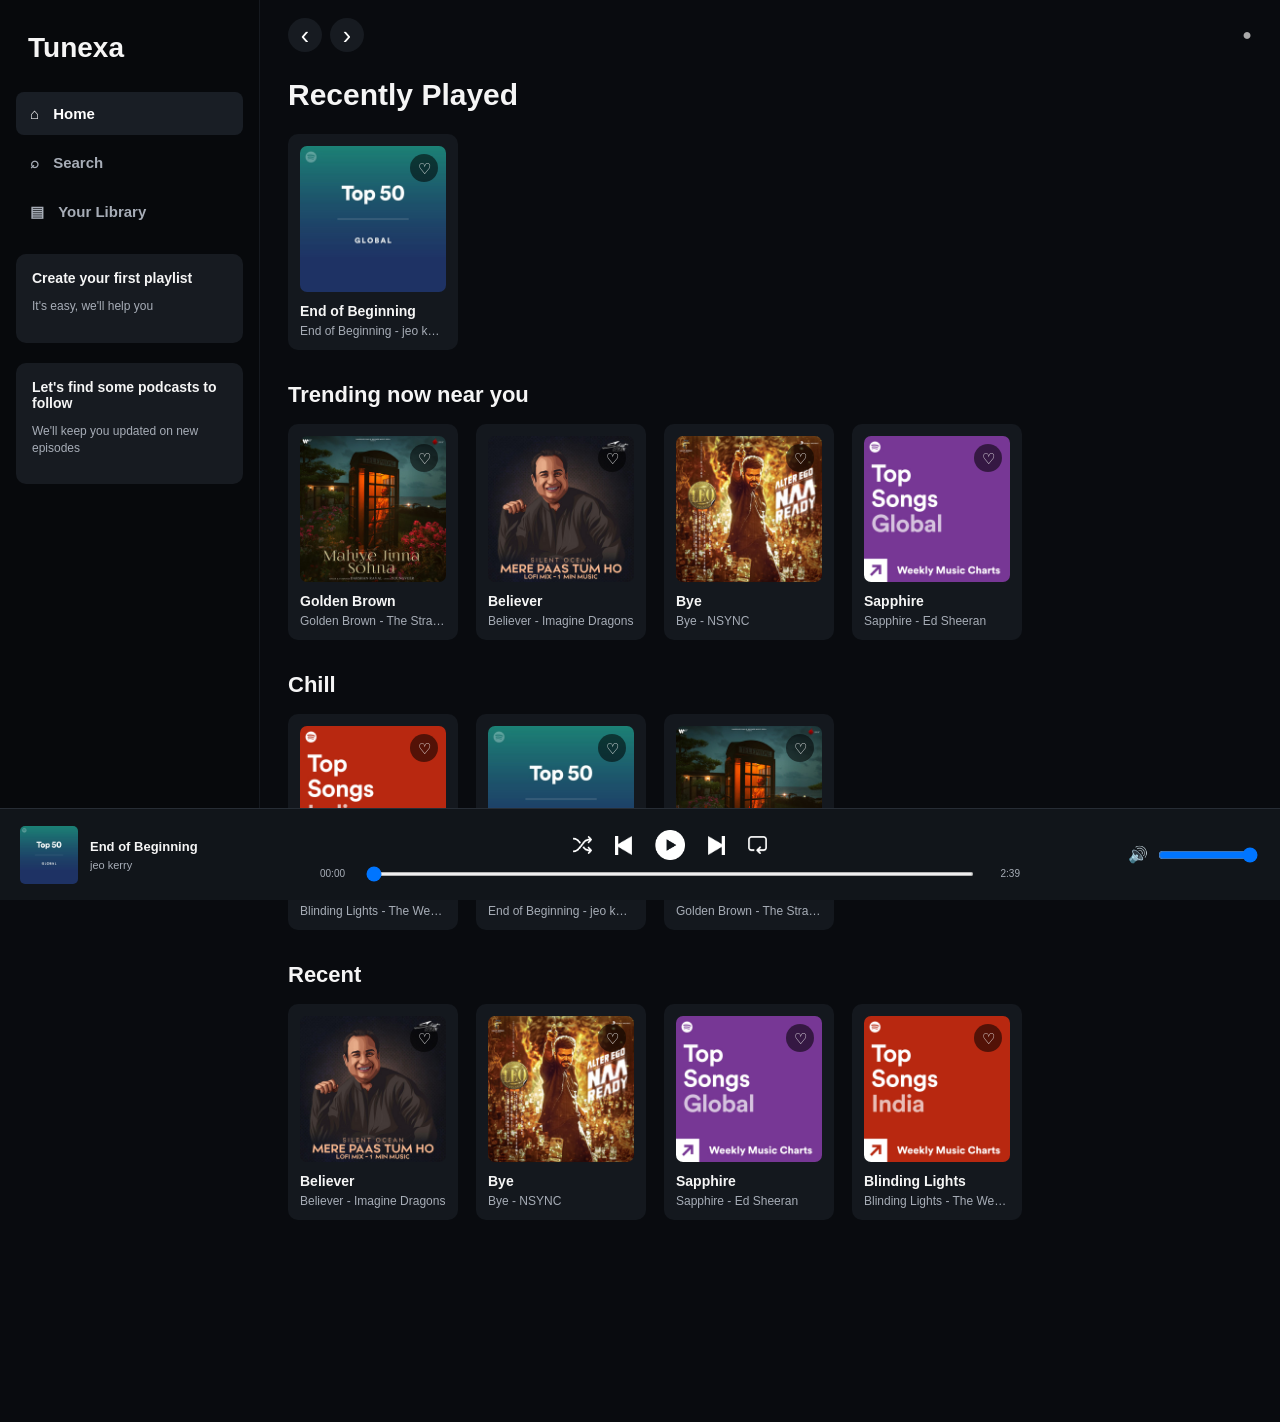
<file: index.html>
<!DOCTYPE html>
<html lang="en">
<head>
  <meta charset="UTF-8">
  <meta name="viewport" content="width=device-width, initial-scale=1.0">
  <title>Tunexa - Music Player</title>
  <link rel="stylesheet" href="spotify.css">
</head>
<body>

  <div class="app">
    <aside class="sidebar">
      <div class="brand">Tunexa</div>

      <nav class="main-nav">
        <button class="nav-item active" id="nav-home">⌂ <span>Home</span></button>
        <button class="nav-item" id="nav-search">⌕ <span>Search</span></button>
        <button class="nav-item" id="nav-library">▤ <span>Your Library</span></button>
      </nav>

      <div class="sidebar-card">
        <h3>Create your first playlist</h3>
        <p>It's easy, we'll help you</p>
      </div>

      <div class="sidebar-card">
        <h3>Let's find some podcasts to follow</h3>
        <p>We'll keep you updated on new episodes</p>
      </div>
    </aside>

    <main class="content">
      <header class="topbar">
        <div class="history">
          <button id="back-btn">‹</button>
          <button id="forward-btn">›</button>
        </div>
        <div class="top-actions">
          <span class="profile">●</span>
        </div>
      </header>

      <section id="home-section">
        <h1>Recently Played</h1>
        <div class="cards-container" id="recent-cards">
          <div class="card" data-song="0">
            <img src="assets/images/card1img.jpeg" class="card-img">
            <p class="card-title">End of Beginning</p>
            <p class="card-info">End of Beginning - jeo kerry</p>
          </div>
        </div>

        <h2>Trending now near you</h2>
        <div class="cards-container">
          <div class="card" data-song="1">
            <img src="assets/images/card2img.jpeg" class="card-img">
            <p class="card-title">Golden Brown</p>
            <p class="card-info">Golden Brown - The Stranglers</p>
          </div>

          <div class="card" data-song="2">
            <img src="assets/images/card3img.jpeg" class="card-img">
            <p class="card-title">Believer</p>
            <p class="card-info">Believer - Imagine Dragons</p>
          </div>

          <div class="card" data-song="3">
            <img src="assets/images/card4img.jpeg" class="card-img">
            <p class="card-title">Bye</p>
            <p class="card-info">Bye - NSYNC</p>
          </div>

          <div class="card" data-song="4">
            <img src="assets/images/card5img.jpeg" class="card-img">
            <p class="card-title">Sapphire</p>
            <p class="card-info">Sapphire - Ed Sheeran</p>
          </div>
        </div>

        <h2>Chill</h2>
        <div class="cards-container">
          <div class="card" data-song="5">
            <img src="assets/images/card12img.jpeg" class="card-img">
            <p class="card-title">Blinding Lights</p>
            <p class="card-info">Blinding Lights - The Weeknd</p>
          </div>

          <div class="card" data-song="0">
            <img src="assets/images/card13img.jpeg" class="card-img">
            <p class="card-title">End of Beginning</p>
            <p class="card-info">End of Beginning - jeo kerry</p>
          </div>

          <div class="card" data-song="1">
            <img src="assets/images/card14img.jpeg" class="card-img">
            <p class="card-title">Golden Brown</p>
            <p class="card-info">Golden Brown - The Stranglers</p>
          </div>
        </div>

        <h2>Recent</h2>
        <div class="cards-container">
          <div class="card" data-song="2">
            <img src="assets/images/card15img.jpeg" class="card-img">
            <p class="card-title">Believer</p>
            <p class="card-info">Believer - Imagine Dragons</p>
          </div>

          <div class="card" data-song="3">
            <img src="assets/images/card16img.jpeg" class="card-img">
            <p class="card-title">Bye</p>
            <p class="card-info">Bye - NSYNC</p>
          </div>

          <div class="card" data-song="4">
            <img src="assets/images/card17img.jpeg" class="card-img">
            <p class="card-title">Sapphire</p>
            <p class="card-info">Sapphire - Ed Sheeran</p>
          </div>

          <div class="card" data-song="5">
            <img src="assets/images/card18img.jpeg" class="card-img">
            <p class="card-title">Blinding Lights</p>
            <p class="card-info">Blinding Lights - The Weeknd</p>
          </div>
        </div>
      </section>

      <section id="search-section" class="hidden">
        <h1>Search</h1>
        <input id="search-input" class="search-input" type="text" placeholder="What do you want to play?">
        <div id="search-results" class="cards-container"></div>
      </section>

      <section id="library-section" class="hidden">
        <h1>Your Library</h1>

        <h2>Liked Songs</h2>
        <div class="cards-container" id="liked-songs-container">
          <p class="empty-text">Songs you like will appear here.</p>
        </div>

        <h2>Playlists</h2>
        <div class="cards-container" id="playlists-container">
          <p class="empty-text">Your playlists will appear here.</p>
        </div>
      </section>
    </main>
  </div>

  <div class="music-player">
    <div class="now-playing">
      <div class="album" id="album-art"></div>
      <div>
        <p class="np-title" id="np-title">Select a song</p>
        <p class="np-artist" id="np-artist">Tunexa</p>
      </div>
    </div>

    <div class="player">
      <div class="player-controls">
        <img src="assets/icons/player_icon1.png" class="player-control-icon" id="shuffle-icon" title="Shuffle">
        <img src="assets/icons/player_icon2.png" class="player-control-icon" id="prev-icon" title="Previous">
        <img src="assets/icons/player_icon3.png" class="player-control-icon play-icon" id="play-icon" title="Play/Pause">
        <img src="assets/icons/player_icon4.png" class="player-control-icon" id="next-icon" title="Next">
        <img src="assets/icons/player_icon5.png" class="player-control-icon" id="repeat-icon" title="Repeat">
      </div>

      <div class="playback-bar">
        <span class="curr-time" id="curr-time">00:00</span>
        <input type="range" class="progress-bar" id="progress-bar" min="0" max="100" value="0">
        <span class="total-time" id="total-time">00:00</span>
      </div>
    </div>

    <div class="volume">
      <span>🔊</span>
      <input type="range" id="volume-bar" min="0" max="1" step="0.01" value="1">
    </div>
  </div>

  <div id="modal-overlay" class="modal-overlay hidden">
    <div class="modal">
      <button id="modal-close" class="modal-close">×</button>
      <h2 id="modal-title">Tunexa</h2>
      <p id="modal-message">Coming soon.</p>
    </div>
  </div>

  <div id="toast" class="toast"></div>


  <div id="playlist-modal-overlay" class="modal-overlay hidden">
    <div class="playlist-modal">
      <button id="playlist-modal-close" class="modal-close" type="button">×</button>

      <h2>Create Playlist</h2>

      <p class="playlist-select-label">Select songs</p>
      <input
        id="playlist-song-search"
        class="playlist-song-search"
        type="text"
        placeholder="Search songs..."
        autocomplete="off"
      >
      <div id="playlist-song-picker" class="playlist-song-picker"></div>

      <button id="playlist-modal-create" class="pill-btn playlist-create-btn" type="button">
        Create Playlist
      </button>
    </div>
  </div>

  <script src="script.js"></script>
</body>
</html>
</file>
<file: spotify.css>
* {
  box-sizing: border-box;
}

:root {
  --bg: #090b0f;
  --panel: #11151b;
  --panel2: #181d24;
  --text: #f5f5f5;
  --muted: #a7adb7;
  --border: #272d35;
  --accent: #1ed760;
}

body {
  margin: 0;
  background: var(--bg);
  color: var(--text);
  font-family: Arial, Helvetica, sans-serif;
  min-height: 100vh;
}

button,
input {
  font: inherit;
}

button {
  cursor: pointer;
}

.app {
  display: flex;
  min-height: calc(100vh - 92px);
  padding-bottom: 92px;
}

.sidebar {
  width: 260px;
  background: #07090c;
  padding: 24px 16px;
  position: fixed;
  left: 0;
  top: 0;
  bottom: 92px;
  overflow-y: auto;
  border-right: 1px solid #15191f;
}

.brand {
  font-size: 28px;
  font-weight: 800;
  margin: 8px 12px 28px;
}

.main-nav {
  display: flex;
  flex-direction: column;
  gap: 6px;
}

.nav-item {
  border: 0;
  background: transparent;
  color: var(--muted);
  text-align: left;
  padding: 13px 14px;
  border-radius: 8px;
  font-size: 15px;
  font-weight: 700;
}

.nav-item:hover,
.nav-item.active {
  background: #191e25;
  color: white;
}

.nav-item span {
  margin-left: 10px;
}

.sidebar-card {
  background: #171b21;
  border-radius: 10px;
  padding: 16px;
  margin-top: 20px;
}

.sidebar-card h3 {
  font-size: 14px;
  margin: 0 0 8px;
}

.sidebar-card p {
  color: var(--muted);
  font-size: 12px;
  line-height: 1.4;
}

.pill-btn,
.premium,
.install {
  border: 0;
  border-radius: 999px;
  padding: 9px 14px;
  font-weight: 700;
  background: white;
  color: #101010;
}

.content {
  margin-left: 260px;
  width: calc(100% - 260px);
  padding: 18px 28px 110px;
  min-height: calc(100vh - 92px);
  overflow-y: auto;
}

.topbar {
  display: flex;
  justify-content: space-between;
  align-items: center;
  margin-bottom: 26px;
}

.history {
  display: flex;
  gap: 8px;
}

.history button {
  border: 0;
  background: #171b21;
  color: white;
  border-radius: 50%;
  width: 34px;
  height: 34px;
  font-size: 25px;
}

.top-actions {
  display: flex;
  gap: 10px;
  align-items: center;
}

.install {
  background: #171b21;
  color: white;
}

.profile {
  color: #aaa;
}

h1 {
  font-size: 30px;
  margin: 10px 0 22px;
}

h2 {
  font-size: 22px;
  margin: 32px 0 16px;
}

.cards-container {
  display: flex;
  gap: 18px;
  flex-wrap: wrap;
}

.card {
  position: relative;
  width: 170px;
  padding: 12px;
  background: #14181e;
  border-radius: 10px;
  transition: .18s ease;
  cursor: pointer;
}

.like-btn {
  position: absolute;
  top: 20px;
  right: 20px;
  width: 28px;
  height: 28px;
  border: 0;
  border-radius: 50%;
  background: rgba(0, 0, 0, 0.55);
  color: white;
  font-size: 15px;
  line-height: 1;
  display: flex;
  align-items: center;
  justify-content: center;
  z-index: 2;
  transition: .15s;
}

.like-btn:hover {
  transform: scale(1.15);
}

.like-btn.liked {
  color: var(--accent);
}

.delete-playlist-btn {
  position: absolute;
  top: 20px;
  left: 20px;
  width: 26px;
  height: 26px;
  border: 0;
  border-radius: 50%;
  background: rgba(0, 0, 0, 0.55);
  color: white;
  font-size: 16px;
  line-height: 1;
  display: flex;
  align-items: center;
  justify-content: center;
  z-index: 2;
  transition: .15s;
}

.delete-playlist-btn:hover {
  background: #e33;
  transform: scale(1.1);
}

.add-playlist-card {
  border: 1.5px dashed var(--border);
  background: transparent;
  text-align: left;
  color: var(--text);
}

.add-playlist-card:hover {
  background: #14181e;
  border-color: var(--muted);
}

.add-playlist-icon {
  display: flex;
  align-items: center;
  justify-content: center;
  background: #171b21;
  font-size: 30px;
  color: var(--muted);
}

.add-playlist-card:hover .add-playlist-icon {
  color: var(--accent);
}

.playlist-cover {
  display: grid;
  grid-template-columns: 1fr 1fr;
  grid-template-rows: 1fr 1fr;
  gap: 1px;
  overflow: hidden;
  background: #252a31;
}

.playlist-cover.single {
  grid-template-columns: 1fr;
  grid-template-rows: 1fr;
}

.playlist-cover img {
  width: 100%;
  height: 100%;
  object-fit: cover;
  display: block;
}

.card:hover {
  background: #20252d;
  transform: translateY(-3px);
}

.card.playing {
  outline: 2px solid var(--accent);
}

.card-img {
  width: 100%;
  aspect-ratio: 1;
  object-fit: cover;
  border-radius: 7px;
  display: block;
}

.card-title {
  font-weight: 700;
  margin: 11px 0 5px;
  font-size: 14px;
}

.card-info {
  color: var(--muted);
  margin: 0;
  font-size: 12px;
  white-space: nowrap;
  overflow: hidden;
  text-overflow: ellipsis;
}

.search-input {
  width: min(700px, 100%);
  background: white;
  border: 0;
  border-radius: 999px;
  padding: 15px 20px;
  outline: none;
  margin-bottom: 24px;
}

.hidden {
  display: none !important;
}

.empty-text {
  color: var(--muted);
}

.music-player {
  height: 92px;
  position: fixed;
  z-index: 20;
  bottom: 0;
  left: 0;
  right: 0;
  background: #11151a;
  border-top: 1px solid var(--border);
  display: grid;
  grid-template-columns: 280px 1fr 220px;
  align-items: center;
  padding: 10px 20px;
}

.now-playing {
  display: flex;
  align-items: center;
  gap: 12px;
  min-width: 0;
}

.album {
  width: 58px;
  height: 58px;
  border-radius: 5px;
  background: #252a31 center/cover no-repeat;
  flex: 0 0 auto;
}

.np-title,
.np-artist {
  margin: 0;
  overflow: hidden;
  text-overflow: ellipsis;
  white-space: nowrap;
}

.np-title {
  font-weight: 700;
  font-size: 13px;
}

.np-artist {
  color: var(--muted);
  font-size: 11px;
  margin-top: 5px;
}

.player {
  max-width: 700px;
  width: 100%;
  margin: auto;
}

.player-controls {
  display: flex;
  justify-content: center;
  align-items: center;
  gap: 22px;
  margin-bottom: 8px;
}

.player-control-icon {
  width: 19px;
  height: 19px;
  object-fit: contain;
  cursor: pointer;
  transition: .15s;
}

.player-control-icon:hover {
  transform: scale(1.15);
}

.play-icon {
  width: 30px;
  height: 30px;
}

.playback-bar {
  display: flex;
  align-items: center;
  gap: 9px;
}

.curr-time,
.total-time {
  color: var(--muted);
  font-size: 10px;
  width: 35px;
}

.total-time {
  text-align: right;
}

.progress-bar {
  flex: 1;
  height: 4px;
  cursor: pointer;
}

.volume {
  display: flex;
  justify-content: flex-end;
  align-items: center;
  gap: 8px;
}

#volume-bar {
  width: 100px;
}

.modal-overlay {
  position: fixed;
  inset: 0;
  background: rgba(0,0,0,.65);
  display: flex;
  align-items: center;
  justify-content: center;
  z-index: 50;
}

.modal {
  width: min(420px, 90%);
  background: #1b2027;
  border-radius: 14px;
  padding: 28px;
  position: relative;
}

.modal-close {
  position: absolute;
  right: 15px;
  top: 12px;
  background: transparent;
  border: 0;
  color: white;
  font-size: 26px;
}

.toast {
  position: fixed;
  left: 50%;
  bottom: 105px;
  transform: translateX(-50%) translateY(20px);
  background: #252a31;
  color: white;
  padding: 10px 16px;
  border-radius: 8px;
  opacity: 0;
  pointer-events: none;
  transition: .2s;
  z-index: 100;
}

.toast.show {
  opacity: 1;
  transform: translateX(-50%) translateY(0);
}

@media (max-width: 850px) {
  .sidebar {
    width: 190px;
  }

  .content {
    margin-left: 190px;
    width: calc(100% - 190px);
    padding-left: 18px;
    padding-right: 18px;
  }

  .music-player {
    grid-template-columns: 220px 1fr;
  }

  .volume {
    display: none;
  }
}

@media (max-width: 650px) {
  .sidebar {
    display: none;
  }

  .content {
    margin-left: 0;
    width: 100%;
  }

  .music-player {
    grid-template-columns: 1fr;
    height: 115px;
  }

  .now-playing {
    display: none;
  }

  .app {
    padding-bottom: 115px;
  }
}


/* =====================================================
   TUNEXA - CREATE PLAYLIST MODAL
   ===================================================== */

.playlist-modal {
  width: min(520px, 92%);
  max-height: 82vh;
  overflow: hidden;
  background: #1b2027;
  border-radius: 14px;
  padding: 28px;
  position: relative;
  box-shadow: 0 20px 60px rgba(0, 0, 0, .45);
}

.playlist-modal h2 {
  margin: 0 0 18px;
}

.playlist-name-input {
  width: 100%;
  padding: 13px 15px;
  border: 1px solid var(--border);
  border-radius: 8px;
  background: #101319;
  color: white;
  outline: none;
  margin-bottom: 18px;
}

.playlist-name-input:focus {
  border-color: var(--accent);
}

.playlist-name-input::placeholder {
  color: #858b95;
}

.playlist-select-label {
  margin: 0 0 10px;
  font-weight: 700;
}

.playlist-song-search {
  width: 100%;
  padding: 11px 13px;
  border: 1px solid var(--border);
  border-radius: 8px;
  background: #101319;
  color: white;
  outline: none;
  margin-bottom: 10px;
}

.playlist-song-search:focus {
  border-color: var(--accent);
}

.playlist-song-search::placeholder {
  color: #858b95;
}

.playlist-song-picker {
  max-height: 43vh;
  overflow-y: auto;
  padding-right: 5px;
}

.song-picker-item {
  display: flex;
  align-items: center;
  gap: 12px;
  padding: 9px;
  border-radius: 8px;
  cursor: pointer;
  user-select: none;
}

.song-picker-item:hover {
  background: #252b33;
}

.song-picker-item input {
  width: 17px;
  height: 17px;
  accent-color: var(--accent);
  cursor: pointer;
  flex: 0 0 auto;
}

.song-picker-thumb {
  width: 48px;
  height: 48px;
  border-radius: 6px;
  object-fit: cover;
  flex: 0 0 auto;
}

.song-picker-info {
  min-width: 0;
  display: flex;
  flex-direction: column;
  gap: 4px;
}

.song-picker-title {
  font-size: 14px;
  font-weight: 700;
  color: white;
}

.song-picker-artist {
  font-size: 12px;
  color: var(--muted);
  white-space: nowrap;
  overflow: hidden;
  text-overflow: ellipsis;
}

.playlist-create-btn {
  border: 0;
  margin-top: 18px;
  background: white;
  color: #101010;
}

.playlist-create-btn:hover {
  transform: scale(1.02);
}

@media (max-width: 650px) {
  .playlist-modal {
    padding: 22px;
  }

  .playlist-song-picker {
    max-height: 38vh;
  }
}
</file>
